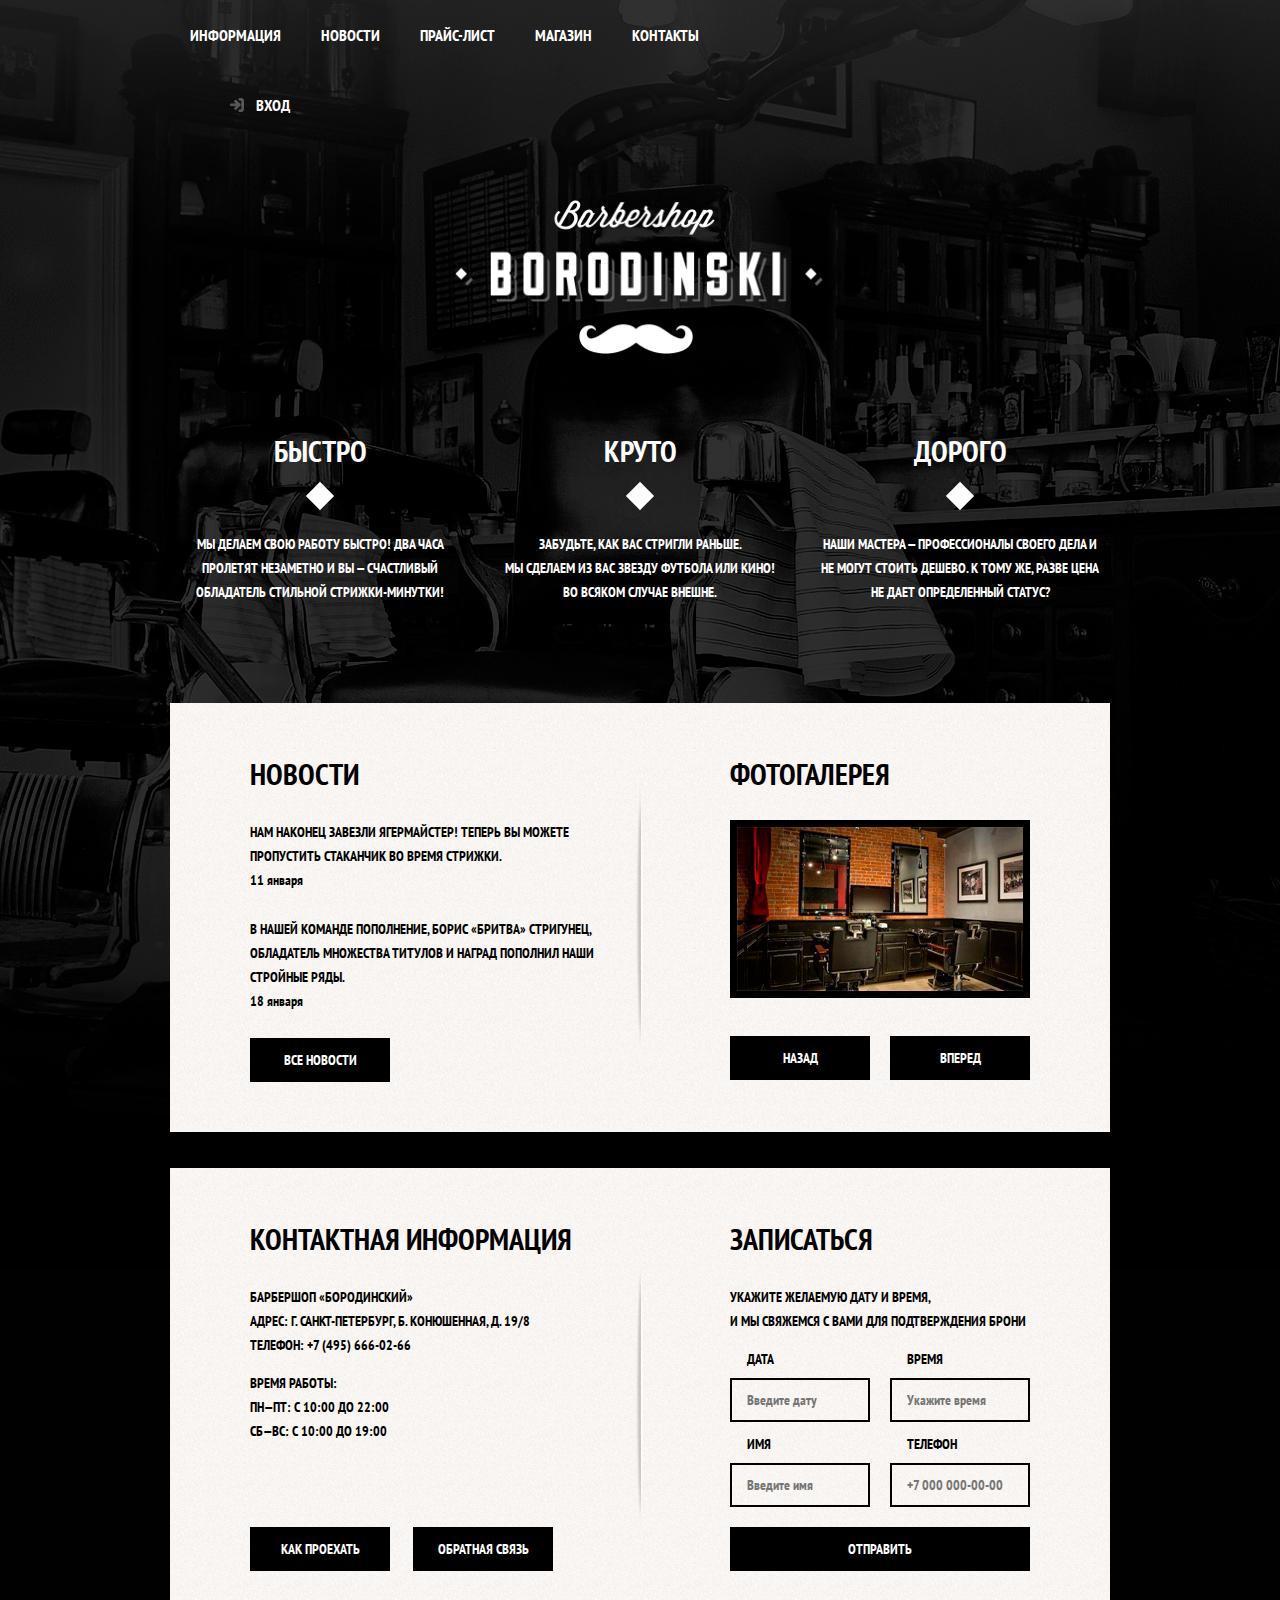
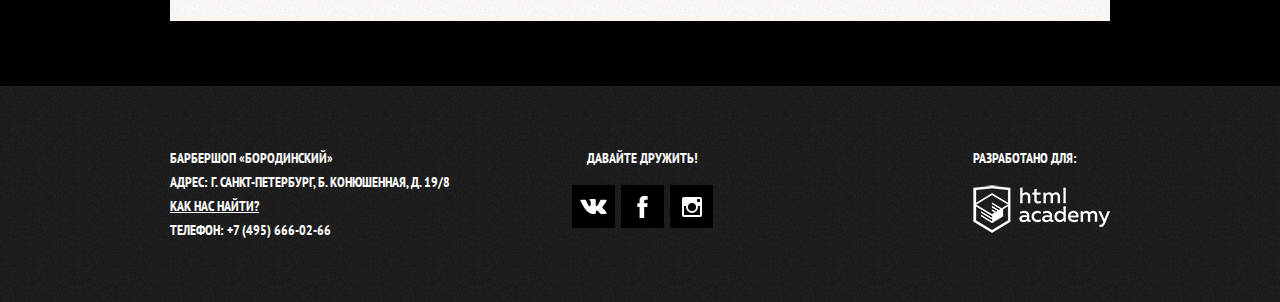
<file: Barbershop/index.html>
<!DOCTYPE html>
<html>

	<head>
		<meta charset="UTF-8">
		<title>Барбершоп «Бородинский»</title>
		<link href="https://fonts.googleapis.com/css?family=PT+Sans+Narrow:400,700&display=swap&subset=cyrillic" rel="stylesheet">
		<link href="css/normalize.min.css" rel="stylesheet">
		<link href="css/style.css" rel="stylesheet">
	</head>

	<body>
		<header class="main-header">
			<nav class="main-navigation">
				<a class="main-header-logo">
					<img src="img/index-logo.png" width="368" height="153" alt="Логотип барбершопа «Бородинский»">
				</a>
				<div class="main-navigation-wrapper">
					<div class="container">
						<ul class="site-navigation">
							<li><a href="info.html">Информация</a></li>
							<li><a href="news.html">Новости</a></li>
							<li><a href="price.html">Прайс-лист</a></li>
							<li><a href="catalog.html">Магазин</a></li>
							<li><a href="contacts.html">Контакты</a></li>
						</ul>
						<ul class="user-navigation">
							<li><a class="login-link" href="login.html">Вход</a></li>
						</ul>
					</div>
				</div>

			</nav>
		</header>

		<main class="container">

			<h1 class="main-title visually-hidden">Барбершоп «Бородинский»</h1>
			<section class="features">
				<h2 class="visually-hidden">Преимущества</h2>
				<ul class="features-list">
					<li class="feature-item">
						<h3>Быстро</h3>
						<p>Мы делаем свою работу быстро! Два часа<br> пролетят незаметно и вы — счастливый<br> обладатель стильной стрижки-минутки!</p>
					</li>
					<li class="feature-item">
						<h3>Круто</h3>
						<p>Забудьте, как вас стригли раньше.<br> Мы сделаем из вас звезду футбола или кино!<br> Во всяком случае внешне.</p>
					</li>
					<li class="feature-item">
						<h3>Дорого</h3>
						<p>Наши мастера — профессионалы своего дела и<br> не могут стоить дешево. К тому же, разве цена<br> не дает определенный статус?</p>
					</li>
				</ul>
			</section>

			<div class="index-columns">
				<section class="news">
					<h2>Новости</h2>
					<ul class="news-list">
						<li class="news-item">
							<p>Нам наконец завезли Ягермайстер! Теперь вы можете пропустить стаканчик во время стрижки.</p>
							<time datetime="2016-01-11">11 января</time>					</li>
						<li class="news-item">
							<p>В нашей команде пополнение, Борис «Бритва» Стригунец, обладатель множества титулов и наград пополнил наши стройные ряды.</p>
							<time datetime="2016-01-18">18 января</time>
						</li>
					</ul>
					<button class="button" href="news.html">Все новости</button>
				</section>
				<section class="gallery">
					<h2>Фотогалерея</h2>
					<div class="gallery-container">
						<figure class="gallery-content">
							<a href="#"><img src="img/studio.jpg" width="286" height="164" alt="Интерьер"></a>
						</figure>
						<button class="button gallery-button gallery-button-back" type="button">Назад</button>
						<button class="button gallery-button gallery-button-next" type="button">Вперед</button>
					</div>
				</section>
			</div>

			<div class="index-columns">
				<section class="contacts">
					<h2>Контактная информация</h2>
					<p>
						Барбершоп «Бородинский»<br>
						Адрес: г. Санкт-Петербург, Б. Конюшенная, Д. 19/8<br>
						Телефон: +7 (495) 666-02-66
					</p>
					<p>
						Время работы:<br> 
						пн—пт: с 10:00 до 22:00<br>
						сб—вс: с 10:00 до 19:00
					</p>
					<div class="contacts-buttons-container">
						<a class="button contacts-button-map" href="map.html">Как проехать</a>
						<a class="button contacts-button-connection" href="contacts.html">Обратная связь</a>
					</div>
					
				</section>
				<section class="appointment">
					<h2>Записаться</h2>
					<p class="appointment-info">
						Укажите желаемую дату и время,<br>
						и мы свяжемся с вами для подтверждения брони
					</p>
					<form class="appointment-form" action="https://echo.htmlacademy.ru" method="post">
						<p class="appointment-item">
							<label for="appointment-date">Дата</label>
							<input id="appointment-date" type="text" name="date" value="" placeholder="Введите дату">
						</p>
						<p class="appointment-item">
							<label for="appointment-time">Время</label>
							<input id="appointment-time" type="text" name="time" value="" placeholder="Укажите время">
						</p>
						<p class="appointment-item">
							<label for="appointment-name">Имя</label>
							<input id="appointment-name" type="text" name="name" value="" placeholder="Введите имя">
						</p>
						<p class="appointment-item">
							<label for="appointment-phone">Телефон</label>
							<input id="appointment-phone" type="tel" name="phone" value="" placeholder="+7 000 000-00-00">
						</p>
						<button class="button" type="submit">Отправить</button>
					</form>
				</section>
			</div>
		</main>

		<footer class="main-footer">
			<div class="container">
				<p class="footer-contacts">
					Барбершоп «Бородинский»<br>
					Адрес: г. Санкт-Петербург, Б. Конюшенная, Д. 19/8<br>
					<a href="map.html">Как нас найти?</a><br>
					Телефон: +7 (495) 666-02-66
				</p>
				<div class="footer-social">
					<b>Давайте дружить!</b>
					<ul>
						<li><a class="social-button" href="#"><span class="visually-hidden">Вконтакте</span>
							<svg xmlns="http://www.w3.org/2000/svg" width="27" height="15" viewBox="0 0 26.14 14.91">
								<path d="M26 13.47l-.09-.17a13.55 13.55 0 0 0-2.6-3q-.87-.83-1.1-1.12A1 1 0 0 1 22 8a10.27 10.27 0 0 1 1.22-1.78l.88-1.16q2.35-3.13 2-4L26 .94a.8.8 0 0 0-.4-.22 2.14 2.14 0 0 0-.87 0h-3.92a.51.51 0 0 0-.27 0h-.3a.6.6 0 0 0-.15.14.93.93 0 0 0-.14.24 22.22 22.22 0 0 1-1.46 3.06q-.5.84-.93 1.46a7 7 0 0 1-.71.91 4.94 4.94 0 0 1-.52.47q-.23.18-.35.15l-.23-.05a.9.9 0 0 1-.31-.33 1.49 1.49 0 0 1-.16-.53V1.6a3.14 3.14 0 0 0 0-.62 2.12 2.12 0 0 0-.14-.44.73.73 0 0 0-.28-.33 1.57 1.57 0 0 0-.46-.18A9 9 0 0 0 12.57 0a8.93 8.93 0 0 0-3.25.33 1.83 1.83 0 0 0-.52.41q-.25.3-.07.33a1.67 1.67 0 0 1 1.16.59l.08.16a2.6 2.6 0 0 1 .19.63 6.32 6.32 0 0 1 .12 1 10.59 10.59 0 0 1 0 1.7q-.07.71-.13 1.1a2.21 2.21 0 0 1-.18.64 2.69 2.69 0 0 1-.16.3l-.07.07a1 1 0 0 1-.37.07.86.86 0 0 1-.46-.19 3.27 3.27 0 0 1-.56-.52 7 7 0 0 1-.66-.93q-.37-.6-.76-1.42l-.22-.39q-.2-.38-.56-1.11t-.62-1.43A.9.9 0 0 0 5.2.9h-.07a.93.93 0 0 0-.22-.16A1.44 1.44 0 0 0 4.6.65L.87.68A1 1 0 0 0 .1.94L0 1a.44.44 0 0 0 0 .22 1.08 1.08 0 0 0 .08.37Q.9 3.53 1.86 5.31t1.66 2.87Q4.23 9.27 5 10.24t1 1.24l.37.41.34.33a8.06 8.06 0 0 0 1 .78 16.34 16.34 0 0 0 1.4.9 7.6 7.6 0 0 0 1.79.72 6.19 6.19 0 0 0 2 .22h1.57a1.08 1.08 0 0 0 .72-.3l.05-.07a.9.9 0 0 0 .1-.25 1.38 1.38 0 0 0 0-.37 4.48 4.48 0 0 1 .09-1.05 2.77 2.77 0 0 1 .23-.71 1.74 1.74 0 0 1 .29-.4 1.19 1.19 0 0 1 .23-.2h.11a.86.86 0 0 1 .77.21 4.52 4.52 0 0 1 .83.79q.39.47.93 1.05a6.41 6.41 0 0 0 1 .87l.27.16a3.31 3.31 0 0 0 .71.3 1.53 1.53 0 0 0 .76.07l3.48-.05a1.58 1.58 0 0 0 .8-.17.68.68 0 0 0 .34-.37 1.06 1.06 0 0 0 0-.46 1.71 1.71 0 0 0-.1-.36z" fill="#fff"></path>
							</svg></a>
						</li>
						<li><a class="social-button" href="#"><span class="visually-hidden">Фейсбук</span>
							<svg xmlns="http://www.w3.org/2000/svg" width="19" height="22" viewBox="0 0 10.15 21.74">
								<path d="M3.34 1.12A4.77 4.77 0 0 1 6.53 0h3.61v3.81H7.81a1.07 1.07 0 0 0-1.09.83v2.55h3.42c-.08 1.23-.24 2.45-.41 3.67h-3v10.87H2.21V10.86H0V7.21h2.19V3.66a3.83 3.83 0 0 1 1.15-2.54z" fill="#fff"></path>
							</svg></a>
						</li>
						<li><a class="social-button" href="#"><span class="visually-hidden">Инстаграм</span>
							<svg xmlns="http://www.w3.org/2000/svg" width="20" height="20" viewBox="0 0 20 20">
								<path d="M18 0H2a2 2 0 0 0-2 2v16a2 2 0 0 0 2 2h16a2 2 0 0 0 2-2V2a2 2 0 0 0-2-2zm-8 6a4 4 0 1 1-4 4 4 4 0 0 1 4-4zM2.5 18a.47.47 0 0 1-.5-.5V9h2.1a3.4 3.4 0 0 0-.1 1 6 6 0 1 0 12 0 3.4 3.4 0 0 0-.1-1H18v8.5a.47.47 0 0 1-.5.5zM18 4.5a.47.47 0 0 1-.5.5h-2a.47.47 0 0 1-.5-.5v-2a.47.47 0 0 1 .5-.5h2a.47.47 0 0 1 .5.5z" fill="#fff"></path>
							</svg></a>
						</li>
					</ul>
				</div>
				<p class="footer-copyright">
					<b>Разработано для:</b>
					<a class="html-academy-logo" href="https://vk.com/alexburenin"><span class="visually-hidden">HTML Academy</a>
				</p>
			</div>
			
		</footer>

		<section class="modal modal-login">
			<h2>Личный кабинет</h2>
			<p class="modal-description">Введите пожалуйста свой логин и пароль</p>
			<form class="login-form" action="https://echo.htmlacademy.ru" method="post">
				<p>
					<label class="visually-hidden" for="user-login">Логин</label>
					<input class="login-icon-user" id="user-login" type="text" name="login" placeholder="Логин">
				</p>
				<p>
					<label class="visually-hidden" for="user-password">Пароль</label>
					<input class="login-icon-password" id="user-password" type="password" name="password" placeholder="Пароль">
				</p>
				<p class="login-password-info">
					<label class="login-checkbox">
						<input type="checkbox" name="remember" class="visually-hidden">
						<span class="checkbox-indicator"></span>
						Запомните меня
					</label>
					<a class="restore" href="#">Я забыл пароль</a>
				</p>
				<button class="button" type="submit">Войти</button>
			</form>
			<button class="modal-close" type="button">Закрыть</button>
		</section>
		
		<section class="modal modal-map">
			<h2 class="visually-hidden">Как до нас добраться</h2>
			<iframe src="https://yandex.ru/map-widget/v1/-/CGHPa0yv" width="766" height="560" frameborder="0"></iframe>
			<p>
				<img src="img/map.jpg" width="766" height="560" alt="Офис компании по адресу ул. Большая Конюшенная 19/8, Санкт-Петербург">
			</p>
			
			<button class="modal-close" type="button">Закрыть</button>
		</section>
		<script src="js/popup.js"></script>
		<script src="js/map.js"></script>
	</body>
</html>
</file>
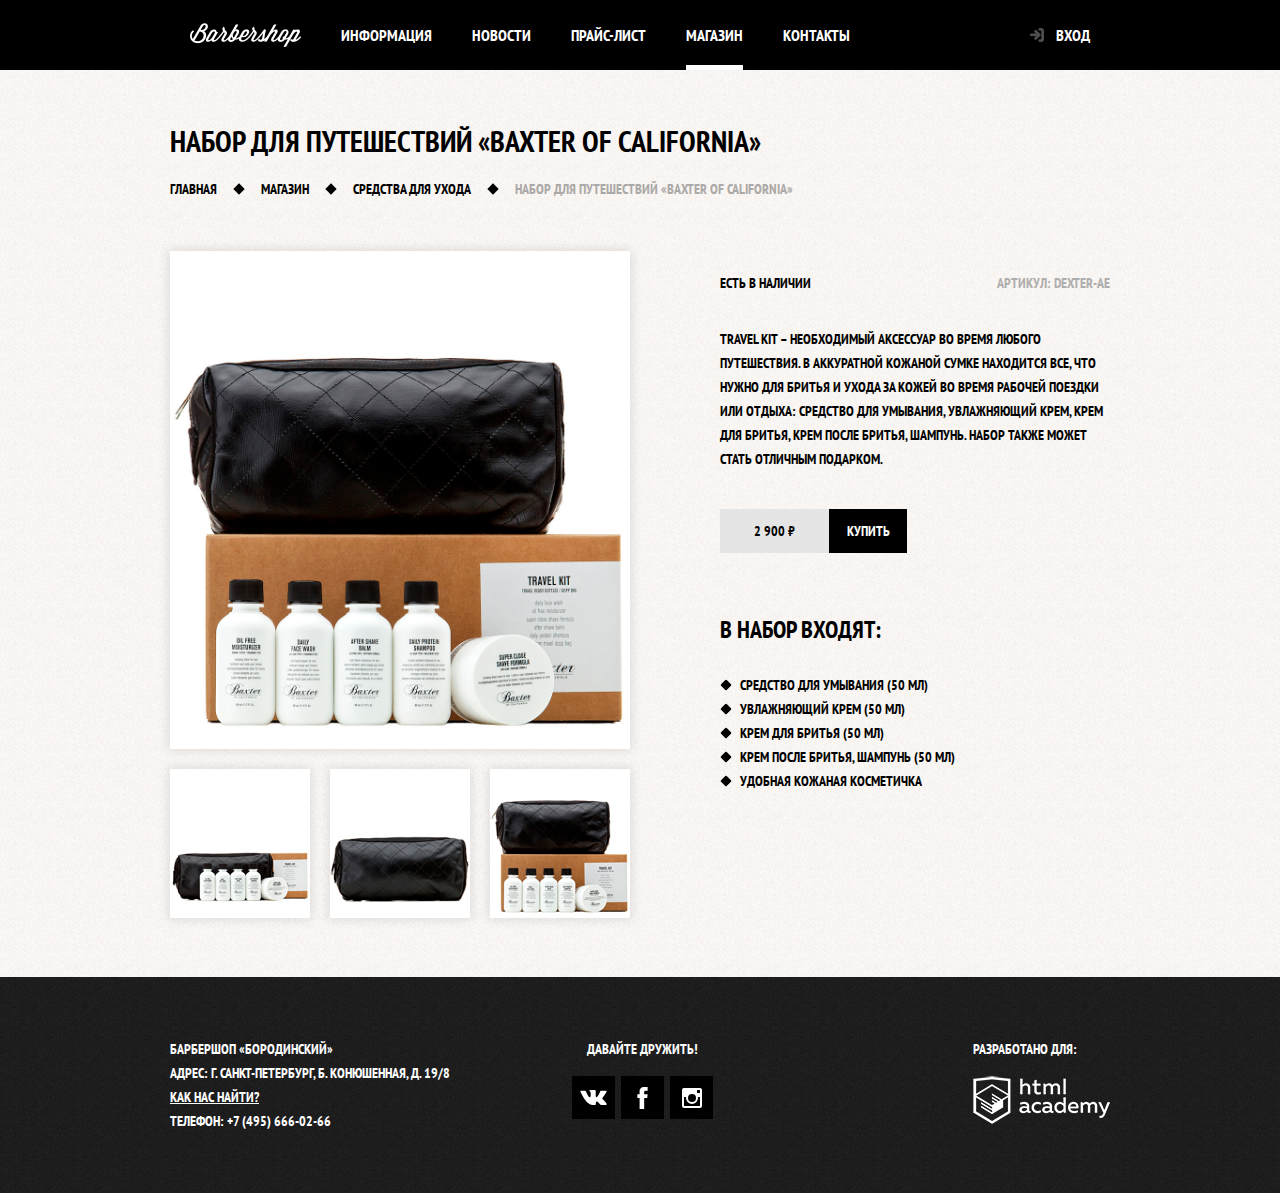
<file: Barbershop/catalog-item.html>
<!DOCTYPE html>
<html>

	<head>
		<meta charset="UTF-8">
		<title>Барбершоп «Бородинский»</title>
		<link href="https://fonts.googleapis.com/css?family=PT+Sans+Narrow:400,700&display=swap&subset=cyrillic" rel="stylesheet">
		<link href="css/normalize.min.css" rel="stylesheet">
		<link href="css/style.css" rel="stylesheet">
	</head>

	<body class="inner-page">
		<header class="main-header">
			<nav class="main-navigation container">
				<a class="main-header-logo" href="index.html">
					<img src="img/logo.svg" width="111" height="24" alt="Логотип барбершопа «Бородинский»">
				</a>

				<ul class="site-navigation">
					<li><a href="info.html">Информация</a></li>
					<li><a href="news.html">Новости</a></li>
					<li><a href="price.html">Прайс-лист</a></li>
					<li class="site-navigation-current"><a href="catalog.html">Магазин</a></li>
					<li><a href="contacts.html">Контакты</a></li>
				</ul>

				<ul class="user-navigation">
					<li><a class="login-link" href="login.html">Вход</a></li>
				</ul>
				
			</nav>
		</header>
		<main class="container">
			<h1 class="page-title">
				Набор для путешествий «Baxter of California»
			</h1>
			<ul class="breadcrumbs">
				<li class="breadcrumbs-link"><a href="index.html">Главная</a></li>
				<li class="breadcrumbs-link"><a href="catalog.html">Магазин</a></li>
				<li class="breadcrumbs-link"><a href="catalog.html">Средства для ухода</a></li>
				<li class="breadcrumbs-current">Набор для путешествий «Baxter of California»</li>
			</ul>
			<div class="catalog-columns">
				<section class="product-photos">
					<h2 class="visually-hidden">Изображения товара</h2>
					<p class="product-photo-full">
						<img src="img/product-big.jpg" width="460" height="498" alt="Фото всего набора">
					</p>
					<ul class="product-photo-preview">
						<li><img src="img/product-small-1.jpg" width="140" height="149" alt="Фото в анфас"></li>
						<li><img src="img/product-small-2.jpg" width="140" height="149" alt="Фото в профиль"></li>
						<li><img src="img/product-small-3.jpg" width="140" height="149" alt="Фото отдельной части"></li>
					</ul>
				</section>
				<section class="product-info">
					<h2 class="visually-hidden">Описание товара</h2>
					<div class="item-status">
						<p class="product-availability">Есть в наличии</p>
						<p class="product-article">Артикул: dexter-ae</p>
					</div>
					<p class="item-description">
						Travel Kit – необходимый аксессуар во время любого путешествия. В аккуратной кожаной сумке находится все, что нужно для бритья и ухода за кожей во время рабочей поездки или отдыха: средство для умывания, увлажняющий крем, крем для бритья, крем после бритья, шампунь. Набор также может стать отличным подарком.
					</p>
					<p class="product-price">
						<b>2 900 ₽</b>
						<a class="button" href="#">Купить</a>
					</p>
					<h3>В набор входят:</h3>
					<ul class="item-specs">
						<li>Средство для умывания (50 мл)</li>
						<li>Увлажняющий крем (50 мл)</li>
						<li>Крем для бритья (50 мл)</li>
						<li>Крем после бритья, шампунь (50 мл)</li>
						<li>Удобная кожаная косметичка</li>
					</ul>
				</section>
			</div>
			
		</main>
		<footer class="main-footer">
			<div class="container">
				<p class="footer-contacts">
					Барбершоп «Бородинский»<br>
					Адрес: г. Санкт-Петербург, Б. Конюшенная, Д. 19/8<br>
					<a href="map.html">Как нас найти?</a><br>
					Телефон: +7 (495) 666-02-66
				</p>
				<div class="footer-social">
					<b>Давайте дружить!</b>
					<ul>
						<li><a class="social-button" href="#"><span class="visually-hidden">Вконтакте</span>
							<svg xmlns="http://www.w3.org/2000/svg" width="27" height="15" viewBox="0 0 26.14 14.91">
								<path d="M26 13.47l-.09-.17a13.55 13.55 0 0 0-2.6-3q-.87-.83-1.1-1.12A1 1 0 0 1 22 8a10.27 10.27 0 0 1 1.22-1.78l.88-1.16q2.35-3.13 2-4L26 .94a.8.8 0 0 0-.4-.22 2.14 2.14 0 0 0-.87 0h-3.92a.51.51 0 0 0-.27 0h-.3a.6.6 0 0 0-.15.14.93.93 0 0 0-.14.24 22.22 22.22 0 0 1-1.46 3.06q-.5.84-.93 1.46a7 7 0 0 1-.71.91 4.94 4.94 0 0 1-.52.47q-.23.18-.35.15l-.23-.05a.9.9 0 0 1-.31-.33 1.49 1.49 0 0 1-.16-.53V1.6a3.14 3.14 0 0 0 0-.62 2.12 2.12 0 0 0-.14-.44.73.73 0 0 0-.28-.33 1.57 1.57 0 0 0-.46-.18A9 9 0 0 0 12.57 0a8.93 8.93 0 0 0-3.25.33 1.83 1.83 0 0 0-.52.41q-.25.3-.07.33a1.67 1.67 0 0 1 1.16.59l.08.16a2.6 2.6 0 0 1 .19.63 6.32 6.32 0 0 1 .12 1 10.59 10.59 0 0 1 0 1.7q-.07.71-.13 1.1a2.21 2.21 0 0 1-.18.64 2.69 2.69 0 0 1-.16.3l-.07.07a1 1 0 0 1-.37.07.86.86 0 0 1-.46-.19 3.27 3.27 0 0 1-.56-.52 7 7 0 0 1-.66-.93q-.37-.6-.76-1.42l-.22-.39q-.2-.38-.56-1.11t-.62-1.43A.9.9 0 0 0 5.2.9h-.07a.93.93 0 0 0-.22-.16A1.44 1.44 0 0 0 4.6.65L.87.68A1 1 0 0 0 .1.94L0 1a.44.44 0 0 0 0 .22 1.08 1.08 0 0 0 .08.37Q.9 3.53 1.86 5.31t1.66 2.87Q4.23 9.27 5 10.24t1 1.24l.37.41.34.33a8.06 8.06 0 0 0 1 .78 16.34 16.34 0 0 0 1.4.9 7.6 7.6 0 0 0 1.79.72 6.19 6.19 0 0 0 2 .22h1.57a1.08 1.08 0 0 0 .72-.3l.05-.07a.9.9 0 0 0 .1-.25 1.38 1.38 0 0 0 0-.37 4.48 4.48 0 0 1 .09-1.05 2.77 2.77 0 0 1 .23-.71 1.74 1.74 0 0 1 .29-.4 1.19 1.19 0 0 1 .23-.2h.11a.86.86 0 0 1 .77.21 4.52 4.52 0 0 1 .83.79q.39.47.93 1.05a6.41 6.41 0 0 0 1 .87l.27.16a3.31 3.31 0 0 0 .71.3 1.53 1.53 0 0 0 .76.07l3.48-.05a1.58 1.58 0 0 0 .8-.17.68.68 0 0 0 .34-.37 1.06 1.06 0 0 0 0-.46 1.71 1.71 0 0 0-.1-.36z" fill="#fff"></path>
							</svg></a>
						</li>
						<li><a class="social-button" href="#"><span class="visually-hidden">Фейсбук</span>
							<svg xmlns="http://www.w3.org/2000/svg" width="19" height="22" viewBox="0 0 10.15 21.74">
								<path d="M3.34 1.12A4.77 4.77 0 0 1 6.53 0h3.61v3.81H7.81a1.07 1.07 0 0 0-1.09.83v2.55h3.42c-.08 1.23-.24 2.45-.41 3.67h-3v10.87H2.21V10.86H0V7.21h2.19V3.66a3.83 3.83 0 0 1 1.15-2.54z" fill="#fff"></path>
							</svg></a>
						</li>
						<li><a class="social-button" href="#"><span class="visually-hidden">Инстаграм</span>
							<svg xmlns="http://www.w3.org/2000/svg" width="20" height="20" viewBox="0 0 20 20">
								<path d="M18 0H2a2 2 0 0 0-2 2v16a2 2 0 0 0 2 2h16a2 2 0 0 0 2-2V2a2 2 0 0 0-2-2zm-8 6a4 4 0 1 1-4 4 4 4 0 0 1 4-4zM2.5 18a.47.47 0 0 1-.5-.5V9h2.1a3.4 3.4 0 0 0-.1 1 6 6 0 1 0 12 0 3.4 3.4 0 0 0-.1-1H18v8.5a.47.47 0 0 1-.5.5zM18 4.5a.47.47 0 0 1-.5.5h-2a.47.47 0 0 1-.5-.5v-2a.47.47 0 0 1 .5-.5h2a.47.47 0 0 1 .5.5z" fill="#fff"></path>
							</svg></a>
						</li>
					</ul>
				</div>
				<p class="footer-copyright">
					<b>Разработано для:</b>
					<a class="html-academy-logo" href="https://vk.com/alexburenin"><span class="visually-hidden">HTML Academy</a>
				</p>
			</div>
			
		</footer>

		<section class="modal modal-login">
			<h2>Личный кабинет</h2>
			<p class="modal-description">Введите пожалуйста свой логин и пароль</p>
			<form class="login-form" action="https://echo.htmlacademy.ru" method="post">
				<p>
					<label class="visually-hidden" for="user-login">Логин</label>
					<input class="login-icon-user" id="user-login" type="text" name="login" placeholder="Логин">
				</p>
				<p>
					<label class="visually-hidden" for="user-password">Пароль</label>
					<input class="login-icon-password" id="user-password" type="password" name="password" placeholder="Пароль">
				</p>
				<p class="login-password-info">
					<label class="login-checkbox">
						<input type="checkbox" name="remember" class="visually-hidden">
						<span class="checkbox-indicator"></span>
						Запомните меня
					</label>
					<a class="restore" href="#">Я забыл пароль</a>
				</p>
				<button class="button" type="submit">Войти</button>
			</form>
			<button class="modal-close" type="button">Закрыть</button>
		</section>
		<script src="js/popup.js"></script>
	</body>
</html>
</file>
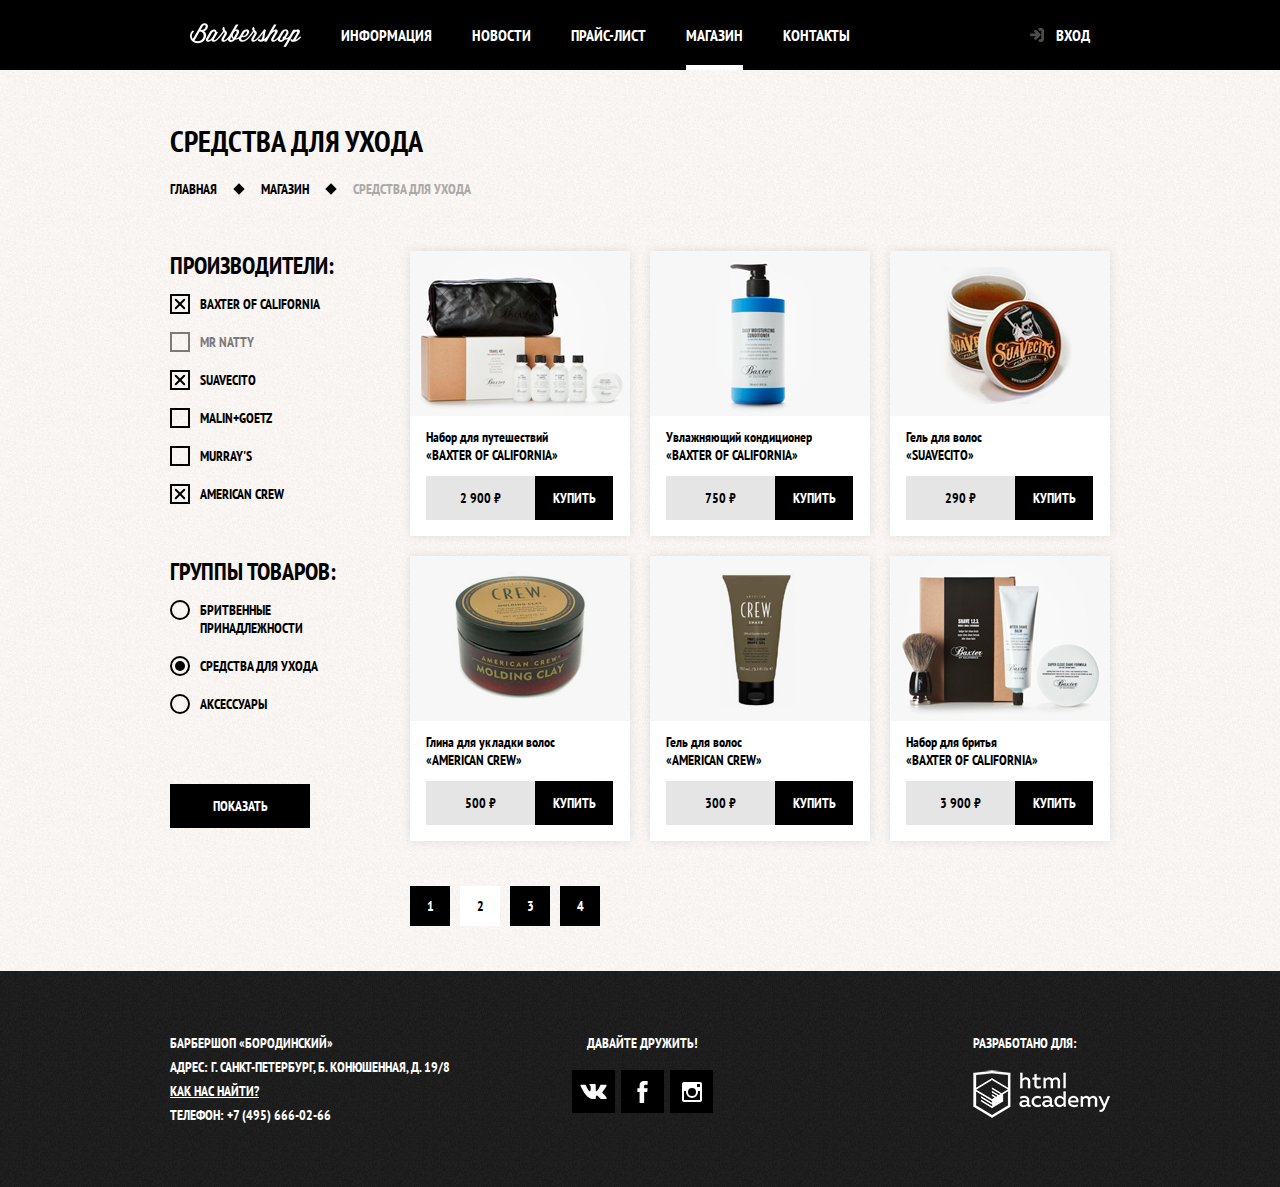
<file: Barbershop/catalog.html>
<!DOCTYPE html>
<html>

	<head>
		<meta charset="UTF-8">
		<title>Барбершоп «Бородинский»</title>
		<link href="https://fonts.googleapis.com/css?family=PT+Sans+Narrow:400,700&display=swap&subset=cyrillic" rel="stylesheet">
		<link href="css/normalize.min.css" rel="stylesheet">
		<link href="css/style.css" rel="stylesheet">
	</head>

	<body class="inner-page">
		<header class="main-header">
			<nav class="main-navigation container">
				<a class="main-header-logo" href="index.html">
					<img src="img/logo.svg" width="111" height="24" alt="Логотип барбершопа «Бородинский»">
				</a>

				<ul class="site-navigation">
					<li><a href="info.html">Информация</a></li>
					<li><a href="news.html">Новости</a></li>
					<li><a href="price.html">Прайс-лист</a></li>
					<li class="site-navigation-current"><a href="catalog.html">Магазин</a></li>
					<li><a href="contacts.html">Контакты</a></li>
				</ul>

				<ul class="user-navigation">
					<li><a class="login-link" href="login.html">Вход</a></li>
				</ul>
				
			</nav>
		</header>

		<main class="container">
			<h1 class="page-title">Средства для ухода</h1>
			<ul class="breadcrumbs">
				<li class="breadcrumbs-link"><a href="index.html">Главная</a></li>
				<li class="breadcrumbs-link"><a href="catalog.html">Магазин</a></li>
				<li class="breadcrumbs-current">Средства для ухода</li>
			</ul>
			<div class="catalog-columns">
				<section class="filters">
					<h2 class="visually-hidden">Фильтр товаров</h2>
					<form class="filter" action="https://echo.htmlacademy.ru" method="get">
					<fieldset>
						<legend>Производители:</legend>
						<ul class="brands">
							<li>
                                <label for="filter-baxter-of-california" class="filter-option">
                                	<input class="visually-hidden filter-input" type="checkbox" name="baxter-of-california" id="filter-baxter-of-california" checked><span class="checkbox-indicator"></span>
                                	Baxter of California
                            	</label>
                            </li>
							<li>
								<label for="filter-mr-natty" class="filter-option">
									<input class="visually-hidden filter-input" type="checkbox" name="mr-natty" id="filter-mr-natty" disabled><span class="checkbox-indicator"></span>
									<span class="disabled-label">Mr Natty</span>
								</label>
                            </li>
							<li>
								<label for="filter-suavecito"  class="filter-option">
									<input class="visually-hidden filter-input" type="checkbox" name="suavecito" id="filter-suavecito" checked><span class="checkbox-indicator"></span>
									Suavecito
								</label>
                            </li>
							<li>
								 <label for="filter-malin-goetz" class="filter-option">
								 	<input class="visually-hidden filter-input" type="checkbox" name="malin-goetz" id="filter-malin-goetz"><span class="checkbox-indicator"></span>
								 	Malin+Goetz
								 </label>
                            </li>
							<li>
								<label for="filter-murrays" class="filter-option">
									<input class="visually-hidden filter-input" type="checkbox" name="murrays" id="filter-murrays"><span class="checkbox-indicator"></span>
									Murray's
								</label>
                            </li>
							<li>
								<label for="filter-american-crew" class="filter-option">
									<input class="visually-hidden filter-input" type="checkbox" name="american-crew" id="filter-american-crew" checked><span class="checkbox-indicator"></span>
									American Crew
								</label>
                            </li>
						</ul>
					</fieldset>
					<fieldset>
						<legend>Группы товаров:</legend>
                        <ul class="item-groups">
                            <li>
                            	<label for="filter-shave" class="filter-option">
                            		<input class="visually-hidden filter-input filter-input-radio" type="radio" name="product-group" value="shaving" id="filter-shave"><span class="radio-indicator"></span>
                            		Бритвенные принадлежности
                            	</label>
                            </li>
                            <li>
                            	<label for="filter-care" class="filter-option">
                            		<input class="visually-hidden filter-input filter-input-radio" type="radio" name="product-group" value="hair-care" id="filter-care" checked><span class="radio-indicator"></span>
                            		Средства для ухода
                            	</label>
                                
                            </li>
                            <li>
                            	<label for="filter-accessories" class="filter-option">
                            		<input class="visually-hidden filter-input filter-input-radio" type="radio" name="product-group" value="accessories" id="filter-accessories"><span class="radio-indicator"></span>
                            		Аксессуары
                            	</label>
                            </li>
                        </ul>
					</fieldset>
                    <button class="filter-button button" type="submit">Показать</button>
					</form>
				</section>
				<section class="catalog">
					<h2 class="visually-hidden">Список средств для ухода</h2>
					<ul class="catalog-list">
						<li class="catalog-item">
	                        <a href="catalog-item.html" class="item-title">
							    <h3>
									<span class="catalog-category">Набор для путешествий</span>
									<span class="catalog-item-title">«Baxter of California»</span>
							    </h3>
							    <p class="catalog-item-image">
									<img src="img/product-1.jpg" width="220" height="165" alt="Набор для путешествий «Baxter of California»">
							    </p>
	                        </a>
							<p class="catalog-item-price">
								<b>2 900 ₽</b>
								<a class="button" href="#">Купить</a>
							</p>
						</li>
						<li class="catalog-item">
	                        <a href="catalog-item.html" class="item-title">
							    <h3>
								    <span class="catalog-category">Увлажняющий кондиционер</span>
								    <span class="catalog-item-title">«Baxter of California»</span>
							    </h3>
							    <p class="catalog-item-image">
									<img src="img/product-2.jpg" width="220" height="165" alt="Увлажняющий кондиционер «Baxter of California»">
							    </p>
	                        </a>
							<p class="catalog-item-price">
								<b>750 ₽</b>
								<a class="button" href="#">Купить</a>
							</p>
						</li>
						<li class="catalog-item">
	                        <a href="catalog-item.html" class="item-title">
							    <h3>
									<span class="catalog-category">Гель для волос</span>
									<span class="catalog-item-title">«SUAVECITO»</span>
	                            </h3>
	                            <p class="catalog-item-image">
	                                <img src="img/product-3.jpg" width="220" height="165" alt="Гель для волос «SUAVECITO»">
	                            </p>
							</a>
							<p class="catalog-item-price">
								<b>290 ₽</b>
								<a class="button" href="#">Купить</a>
							</p>
						</li>
						<li class="catalog-item">
	                        <a href="catalog-item.html" class="item-title">
							    <h3>
									<span class="catalog-category">Глина для укладки волос</span>
									<span class="catalog-item-title">«AMERICAN CREW»</span>
							    </h3>
							    <p class="catalog-item-image">
									<img src="img/product-4.jpg" width="220" height="165" alt="Глина для укладки волос «AMERICAN CREW»">
							    </p>
	                        </a>
							<p class="catalog-item-price">
								<b>500 ₽</b>
								<a class="button" href="#">Купить</a>
							</p>
						</li>
						<li class="catalog-item">
	                        <a href="catalog-item.html" class="item-title">
							    <h3>
									<span class="catalog-category">Гель для волос</span>
									<span class="catalog-item-title">«AMERICAN CREW»</span>
	                            </h3>
							    <p class="catalog-item-image">
									<img src="img/product-5.jpg" width="220" height="165" alt="Гель для волос «AMERICAN CREW»">
							    </p>
	                        </a>
							<p class="catalog-item-price">
								<b>300 ₽</b>
								<a class="button" href="#">Купить</a>
							</p>
						</li>
						<li class="catalog-item">
	                        <a href="catalog-item.html" class="item-title">
							    <h3>
									<span class="catalog-category">Набор для бритья</span>
									<span class="catalog-item-title">«Baxter of California»</span>
							    </h3>
							    <p class="catalog-item-image">
									<img src="img/product-6.jpg" width="220" height="165" alt="Набор для бритья «Baxter of California»">
							    </p>
	                        </a>
							<p class="catalog-item-price">
								<b>3 900 ₽</b>
								<a class="button" href="#">Купить</a>
							</p>
						</li>
					</ul>
					<ul class="pagination-list">
						<li class="pagination-item"><a href="#">1</a></li>
						<li class="pagination-item pagination-item-current"><a>2</a></li>
						<li class="pagination-item"><a href="#">3</a></li>
						<li class="pagination-item"><a href="#">4</a></li>
					</ul>
				</section>
			</div>

			
		</main>

		<footer class="main-footer">
			<div class="container">
				<p class="footer-contacts">
					Барбершоп «Бородинский»<br>
					Адрес: г. Санкт-Петербург, Б. Конюшенная, Д. 19/8<br>
					<a href="map.html">Как нас найти?</a><br>
					Телефон: +7 (495) 666-02-66
				</p>
				<div class="footer-social">
					<b>Давайте дружить!</b>
					<ul>
						<li><a class="social-button" href="#"><span class="visually-hidden">Вконтакте</span>
							<svg xmlns="http://www.w3.org/2000/svg" width="27" height="15" viewBox="0 0 26.14 14.91">
								<path d="M26 13.47l-.09-.17a13.55 13.55 0 0 0-2.6-3q-.87-.83-1.1-1.12A1 1 0 0 1 22 8a10.27 10.27 0 0 1 1.22-1.78l.88-1.16q2.35-3.13 2-4L26 .94a.8.8 0 0 0-.4-.22 2.14 2.14 0 0 0-.87 0h-3.92a.51.51 0 0 0-.27 0h-.3a.6.6 0 0 0-.15.14.93.93 0 0 0-.14.24 22.22 22.22 0 0 1-1.46 3.06q-.5.84-.93 1.46a7 7 0 0 1-.71.91 4.94 4.94 0 0 1-.52.47q-.23.18-.35.15l-.23-.05a.9.9 0 0 1-.31-.33 1.49 1.49 0 0 1-.16-.53V1.6a3.14 3.14 0 0 0 0-.62 2.12 2.12 0 0 0-.14-.44.73.73 0 0 0-.28-.33 1.57 1.57 0 0 0-.46-.18A9 9 0 0 0 12.57 0a8.93 8.93 0 0 0-3.25.33 1.83 1.83 0 0 0-.52.41q-.25.3-.07.33a1.67 1.67 0 0 1 1.16.59l.08.16a2.6 2.6 0 0 1 .19.63 6.32 6.32 0 0 1 .12 1 10.59 10.59 0 0 1 0 1.7q-.07.71-.13 1.1a2.21 2.21 0 0 1-.18.64 2.69 2.69 0 0 1-.16.3l-.07.07a1 1 0 0 1-.37.07.86.86 0 0 1-.46-.19 3.27 3.27 0 0 1-.56-.52 7 7 0 0 1-.66-.93q-.37-.6-.76-1.42l-.22-.39q-.2-.38-.56-1.11t-.62-1.43A.9.9 0 0 0 5.2.9h-.07a.93.93 0 0 0-.22-.16A1.44 1.44 0 0 0 4.6.65L.87.68A1 1 0 0 0 .1.94L0 1a.44.44 0 0 0 0 .22 1.08 1.08 0 0 0 .08.37Q.9 3.53 1.86 5.31t1.66 2.87Q4.23 9.27 5 10.24t1 1.24l.37.41.34.33a8.06 8.06 0 0 0 1 .78 16.34 16.34 0 0 0 1.4.9 7.6 7.6 0 0 0 1.79.72 6.19 6.19 0 0 0 2 .22h1.57a1.08 1.08 0 0 0 .72-.3l.05-.07a.9.9 0 0 0 .1-.25 1.38 1.38 0 0 0 0-.37 4.48 4.48 0 0 1 .09-1.05 2.77 2.77 0 0 1 .23-.71 1.74 1.74 0 0 1 .29-.4 1.19 1.19 0 0 1 .23-.2h.11a.86.86 0 0 1 .77.21 4.52 4.52 0 0 1 .83.79q.39.47.93 1.05a6.41 6.41 0 0 0 1 .87l.27.16a3.31 3.31 0 0 0 .71.3 1.53 1.53 0 0 0 .76.07l3.48-.05a1.58 1.58 0 0 0 .8-.17.68.68 0 0 0 .34-.37 1.06 1.06 0 0 0 0-.46 1.71 1.71 0 0 0-.1-.36z" fill="#fff"></path>
							</svg></a>
						</li>
						<li><a class="social-button" href="#"><span class="visually-hidden">Фейсбук</span>
							<svg xmlns="http://www.w3.org/2000/svg" width="19" height="22" viewBox="0 0 10.15 21.74">
								<path d="M3.34 1.12A4.77 4.77 0 0 1 6.53 0h3.61v3.81H7.81a1.07 1.07 0 0 0-1.09.83v2.55h3.42c-.08 1.23-.24 2.45-.41 3.67h-3v10.87H2.21V10.86H0V7.21h2.19V3.66a3.83 3.83 0 0 1 1.15-2.54z" fill="#fff"></path>
							</svg></a>
						</li>
						<li><a class="social-button" href="#"><span class="visually-hidden">Инстаграм</span>
							<svg xmlns="http://www.w3.org/2000/svg" width="20" height="20" viewBox="0 0 20 20">
								<path d="M18 0H2a2 2 0 0 0-2 2v16a2 2 0 0 0 2 2h16a2 2 0 0 0 2-2V2a2 2 0 0 0-2-2zm-8 6a4 4 0 1 1-4 4 4 4 0 0 1 4-4zM2.5 18a.47.47 0 0 1-.5-.5V9h2.1a3.4 3.4 0 0 0-.1 1 6 6 0 1 0 12 0 3.4 3.4 0 0 0-.1-1H18v8.5a.47.47 0 0 1-.5.5zM18 4.5a.47.47 0 0 1-.5.5h-2a.47.47 0 0 1-.5-.5v-2a.47.47 0 0 1 .5-.5h2a.47.47 0 0 1 .5.5z" fill="#fff"></path>
							</svg></a>
						</li>
					</ul>
				</div>
				<p class="footer-copyright">
					<b>Разработано для:</b>
					<a class="html-academy-logo" href="https://vk.com/alexburenin"><span class="visually-hidden">HTML Academy</a>
				</p>
			</div>
			
		</footer>

		<section class="modal modal-login">
			<h2>Личный кабинет</h2>
			<p class="modal-description">Введите пожалуйста свой логин и пароль</p>
			<form class="login-form" action="https://echo.htmlacademy.ru" method="post">
				<p>
					<label class="visually-hidden" for="user-login">Логин</label>
					<input class="login-icon-user" id="user-login" type="text" name="login" placeholder="Логин">
				</p>
				<p>
					<label class="visually-hidden" for="user-password">Пароль</label>
					<input class="login-icon-password" id="user-password" type="password" name="password" placeholder="Пароль">
				</p>
				<p class="login-password-info">
					<label class="login-checkbox">
						<input type="checkbox" name="remember" class="visually-hidden">
						<span class="checkbox-indicator"></span>
						Запомните меня
					</label>
					<a class="restore" href="#">Я забыл пароль</a>
				</p>
				<button class="button" type="submit">Войти</button>
			</form>
			<button class="modal-close" type="button">Закрыть</button>
		</section>
		<script src="js/popup.js"></script>
	</body>
</html>
</file>
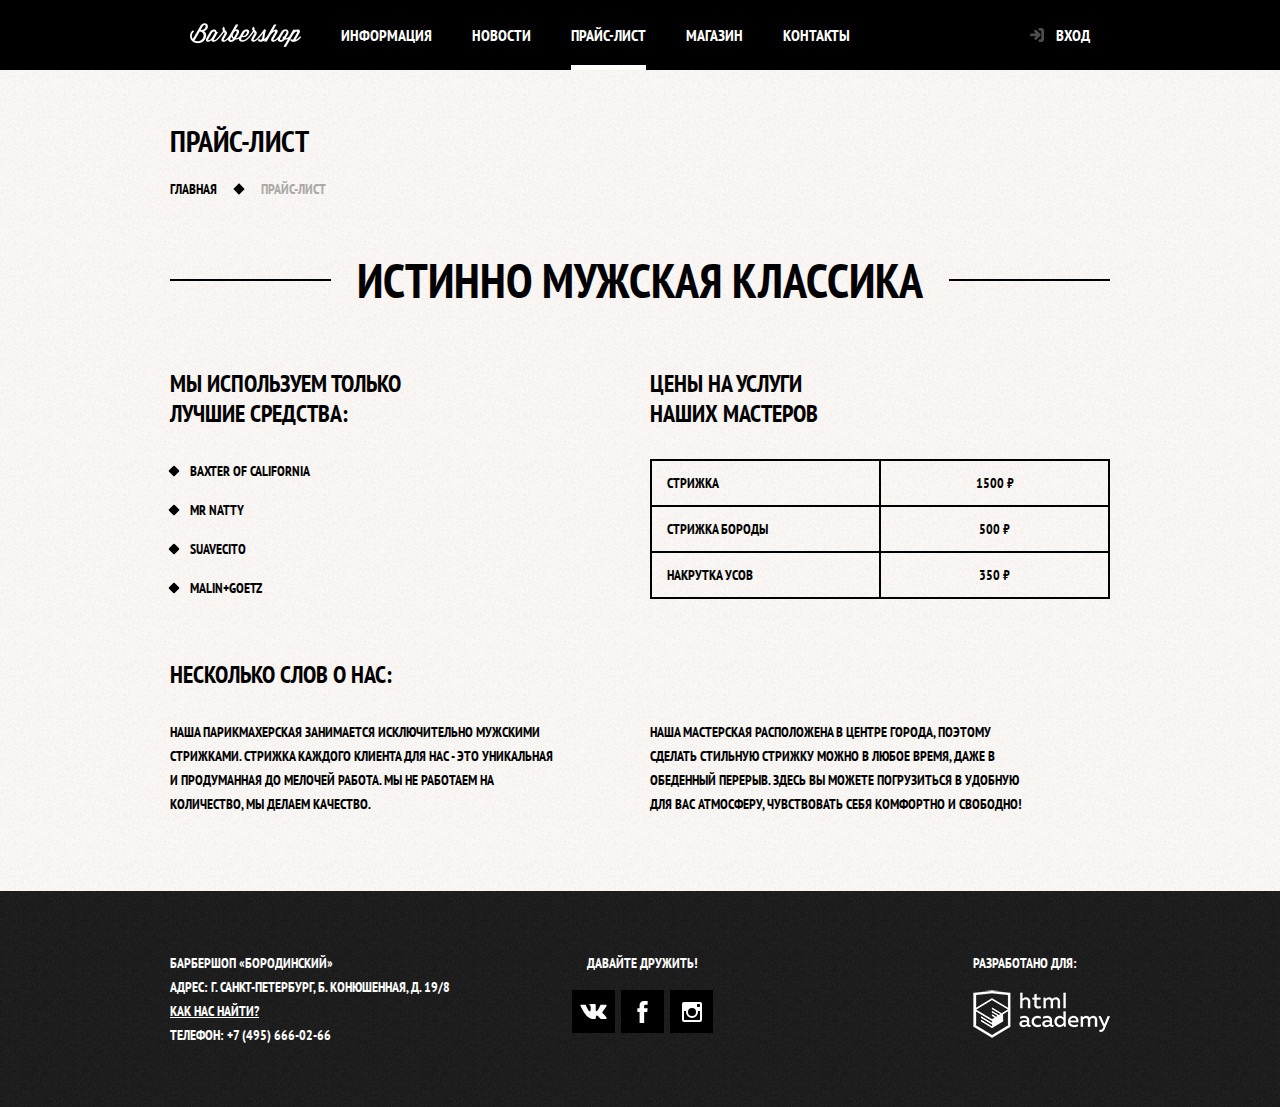
<file: Barbershop/price.html>
<!DOCTYPE html>
<html>

	<head>
		<meta charset="UTF-8">
		<title>Барбершоп «Бородинский»</title>
		<link href="https://fonts.googleapis.com/css?family=PT+Sans+Narrow:400,700&display=swap&subset=cyrillic" rel="stylesheet">
		<link href="css/normalize.min.css" rel="stylesheet">
		<link href="css/style.css" rel="stylesheet">
	</head>

	<body class="inner-page">
		<header class="main-header">
			<nav class="main-navigation container">
				<a class="main-header-logo" href="index.html">
					<img src="img/logo.svg" width="111" height="24" alt="Логотип барбершопа «Бородинский»">
				</a>

				<ul class="site-navigation">
					<li><a href="info.html">Информация</a></li>
					<li><a href="news.html">Новости</a></li>
					<li class="site-navigation-current"><a>Прайс-лист</a></li>
					<li><a href="catalog.html">Магазин</a></li>
					<li><a href="contacts.html">Контакты</a></li>
				</ul>

				<ul class="user-navigation">
					<li><a class="login-link" href="login.html">Вход</a></li>
				</ul>
				
			</nav>
		</header>

		<main class="container">
			<h1 class="page-title">Прайс-лист</h1>
			<ul class="breadcrumbs">
				<li class="breadcrumbs-link"><a href="index.html">Главная</a></li>
				<li class="breadcrumbs-current">Прайс-лист</li>
			</ul>
			<section class="inner-content">
				<h2 class="big-heading">Истинно мужская классика</h2>
				<div class="inner-columns">
					<div class="inner-column-left">
						<h2>Мы используем только<br> лучшие средства:</h2>
						<ul class="custom-list-1">
							<li>Baxter of California</li>
							<li>Mr Natty</li>
							<li>Suavecito</li>
							<li>Malin+Goetz</li>
						</ul>
					</div>
					<div class="inner-column-right">
						<h2>Цены на услуги<br> наших мастеров</h2>
						<table class="custom-table-1">
							<tr>
								<td>Стрижка</td>
								<td>1500 ₽</td>
							</tr>
							<tr>
								<td>Стрижка бороды</td>
								<td>500 ₽</td>
							</tr>
							<tr>
								<td>Накрутка усов</td>
								<td>350 ₽</td>
							</tr>
						</table>
					</div>
				</div>

				<div class="inner-columns">
					<h2>Несколько слов о нас:</h2>
					<div class="inner-column-left">
						<p class="short-text">Наша парикмахерская занимается исключительно мужскими стрижками. Стрижка каждого клиента для нас - это уникальная и продуманная до мелочей работа. Мы не работаем на количество, мы делаем качество.</p>
					</div>
					<div class="inner-column-right">
						<p class="short-text">Наша мастерская расположена в центре города, поэтому<br> сделать стильную стрижку можно в любое время, даже в обеденный перерыв. Здесь вы можете погрузиться в удобную для вас атмосферу, чувствовать себя комфортно и свободно!</p>
					</div>
				</div>

			</section>
		</main>

		<footer class="main-footer">
			<div class="container">
				<p class="footer-contacts">
					Барбершоп «Бородинский»<br>
					Адрес: г. Санкт-Петербург, Б. Конюшенная, Д. 19/8<br>
					<a href="map.html">Как нас найти?</a><br>
					Телефон: +7 (495) 666-02-66
				</p>
				<div class="footer-social">
					<b>Давайте дружить!</b>
					<ul>
						<li><a class="social-button" href="#"><span class="visually-hidden">Вконтакте</span>
							<svg xmlns="http://www.w3.org/2000/svg" width="27" height="15" viewBox="0 0 26.14 14.91">
								<path d="M26 13.47l-.09-.17a13.55 13.55 0 0 0-2.6-3q-.87-.83-1.1-1.12A1 1 0 0 1 22 8a10.27 10.27 0 0 1 1.22-1.78l.88-1.16q2.35-3.13 2-4L26 .94a.8.8 0 0 0-.4-.22 2.14 2.14 0 0 0-.87 0h-3.92a.51.51 0 0 0-.27 0h-.3a.6.6 0 0 0-.15.14.93.93 0 0 0-.14.24 22.22 22.22 0 0 1-1.46 3.06q-.5.84-.93 1.46a7 7 0 0 1-.71.91 4.94 4.94 0 0 1-.52.47q-.23.18-.35.15l-.23-.05a.9.9 0 0 1-.31-.33 1.49 1.49 0 0 1-.16-.53V1.6a3.14 3.14 0 0 0 0-.62 2.12 2.12 0 0 0-.14-.44.73.73 0 0 0-.28-.33 1.57 1.57 0 0 0-.46-.18A9 9 0 0 0 12.57 0a8.93 8.93 0 0 0-3.25.33 1.83 1.83 0 0 0-.52.41q-.25.3-.07.33a1.67 1.67 0 0 1 1.16.59l.08.16a2.6 2.6 0 0 1 .19.63 6.32 6.32 0 0 1 .12 1 10.59 10.59 0 0 1 0 1.7q-.07.71-.13 1.1a2.21 2.21 0 0 1-.18.64 2.69 2.69 0 0 1-.16.3l-.07.07a1 1 0 0 1-.37.07.86.86 0 0 1-.46-.19 3.27 3.27 0 0 1-.56-.52 7 7 0 0 1-.66-.93q-.37-.6-.76-1.42l-.22-.39q-.2-.38-.56-1.11t-.62-1.43A.9.9 0 0 0 5.2.9h-.07a.93.93 0 0 0-.22-.16A1.44 1.44 0 0 0 4.6.65L.87.68A1 1 0 0 0 .1.94L0 1a.44.44 0 0 0 0 .22 1.08 1.08 0 0 0 .08.37Q.9 3.53 1.86 5.31t1.66 2.87Q4.23 9.27 5 10.24t1 1.24l.37.41.34.33a8.06 8.06 0 0 0 1 .78 16.34 16.34 0 0 0 1.4.9 7.6 7.6 0 0 0 1.79.72 6.19 6.19 0 0 0 2 .22h1.57a1.08 1.08 0 0 0 .72-.3l.05-.07a.9.9 0 0 0 .1-.25 1.38 1.38 0 0 0 0-.37 4.48 4.48 0 0 1 .09-1.05 2.77 2.77 0 0 1 .23-.71 1.74 1.74 0 0 1 .29-.4 1.19 1.19 0 0 1 .23-.2h.11a.86.86 0 0 1 .77.21 4.52 4.52 0 0 1 .83.79q.39.47.93 1.05a6.41 6.41 0 0 0 1 .87l.27.16a3.31 3.31 0 0 0 .71.3 1.53 1.53 0 0 0 .76.07l3.48-.05a1.58 1.58 0 0 0 .8-.17.68.68 0 0 0 .34-.37 1.06 1.06 0 0 0 0-.46 1.71 1.71 0 0 0-.1-.36z" fill="#fff"></path>
							</svg></a>
						</li>
						<li><a class="social-button" href="#"><span class="visually-hidden">Фейсбук</span>
							<svg xmlns="http://www.w3.org/2000/svg" width="19" height="22" viewBox="0 0 10.15 21.74">
								<path d="M3.34 1.12A4.77 4.77 0 0 1 6.53 0h3.61v3.81H7.81a1.07 1.07 0 0 0-1.09.83v2.55h3.42c-.08 1.23-.24 2.45-.41 3.67h-3v10.87H2.21V10.86H0V7.21h2.19V3.66a3.83 3.83 0 0 1 1.15-2.54z" fill="#fff"></path>
							</svg></a>
						</li>
						<li><a class="social-button" href="#"><span class="visually-hidden">Инстаграм</span>
							<svg xmlns="http://www.w3.org/2000/svg" width="20" height="20" viewBox="0 0 20 20">
								<path d="M18 0H2a2 2 0 0 0-2 2v16a2 2 0 0 0 2 2h16a2 2 0 0 0 2-2V2a2 2 0 0 0-2-2zm-8 6a4 4 0 1 1-4 4 4 4 0 0 1 4-4zM2.5 18a.47.47 0 0 1-.5-.5V9h2.1a3.4 3.4 0 0 0-.1 1 6 6 0 1 0 12 0 3.4 3.4 0 0 0-.1-1H18v8.5a.47.47 0 0 1-.5.5zM18 4.5a.47.47 0 0 1-.5.5h-2a.47.47 0 0 1-.5-.5v-2a.47.47 0 0 1 .5-.5h2a.47.47 0 0 1 .5.5z" fill="#fff"></path>
							</svg></a>
						</li>
					</ul>
				</div>
				<p class="footer-copyright">
					<b>Разработано для:</b>
					<a class="html-academy-logo" href="https://vk.com/alexburenin"><span class="visually-hidden">HTML Academy</a>
				</p>
			</div>
			
		</footer>

		<section class="modal modal-login">
			<h2>Личный кабинет</h2>
			<p class="modal-description">Введите пожалуйста свой логин и пароль</p>
			<form class="login-form" action="https://echo.htmlacademy.ru" method="post">
				<p>
					<label class="visually-hidden" for="user-login">Логин</label>
					<input class="login-icon-user" id="user-login" type="text" name="login" placeholder="Логин">
				</p>
				<p>
					<label class="visually-hidden" for="user-password">Пароль</label>
					<input class="login-icon-password" id="user-password" type="password" name="password" placeholder="Пароль">
				</p>
				<p class="login-password-info">
					<label class="login-checkbox">
						<input type="checkbox" name="remember" class="visually-hidden">
						<span class="checkbox-indicator"></span>
						Запомните меня
					</label>
					<a class="restore" href="#">Я забыл пароль</a>
				</p>
				<button class="button" type="submit">Войти</button>
			</form>
			<button class="modal-close" type="button">Закрыть</button>
		</section>
		<script src="js/popup.js"></script>
	</body>
</html>
</file>
<file: Barbershop/css/style.css>
/*Main Page*/

body {
	margin: 0;
	padding: 0;

	font-family: "PT Sans Narrow", Arial, sans-serif;
	font-size: 14px;
	line-height: 24px;
	font-weight: 700;
	color: #ffffff;
	text-transform: uppercase;

	background-color: #000000;
	background-image: url("../img/bg.jpg");
	background-position: top center;
	background-repeat: no-repeat;
}

a {
	text-decoration: none;
}

img {
	max-width: 100%;
	height: auto;
}

.visually-hidden:not(:hover):not(:active),
input[type="checkbox"].visually-hidden,
input[type="radio"].visually-hidden {
	position: absolute;

	width: 1px;
  	height: 1px;
  	margin: -1px;
  	border: 0;
  	padding: 0;

  	white-space: nowrap;

  	clip-path: inset(100%);
  	clip: rect(0 0 0 0);
  	overflow: hidden;
}


.button {
	display: inline-block;
	margin-right: 20px;
	width: 140px;
	padding: 10px;

	font: inherit;
	text-align: center;
	color: #ffffff;
	vertical-align: middle;
	text-transform: uppercase;
	color: #ffffff;
	background-color: #000000;
	border: none;
	transition: 0.2s ease-in-out;
}

.button:hover,
.button:focus,
.button:active {
	background-color: #663d15;
}

.button.disabled,
.button:disabled {
	cursor: default;
	opacity: 0.5;
	background-color: #000000;
}

.main-navigation {
	font-size: 16px;
	line-height: 20px;
	color: #ffffff;
}

.site-navigation,
.user-navigation {
	list-style: none;
	margin: 0;
	padding: 0;
}

.site-navigation a,
.user-navigation a {
	display: block;
	padding: 25px 20px;
	color: #ffffff;
	vertical-align: middle;
	transition: 0.15s ease-in-out;
}

.site-navigation a:hover,
.site-navigation a:focus,
.user-navigation a:hover,
.user-navigation a:focus {
	background-color: #242424;
}

.site-navigation-current {
	position: relative;
}

.site-navigation-current::after {
	content: "";
	position: absolute;
	right: 20px;
	left: 20px;
	bottom: 0;
	height: 5px;
	background-color: #ffffff;
}

.site-navigation-current a:not([href]) {
	background-color: #000000;
}

.features-list {
	list-style: none;
}

.feature-item {
	text-align: center;
}

.feature-item h3 {
	font-size: 30px;
	line-height: 42px;
}

.index-columns {
	display: flex;
	justify-content: space-between;
	padding: 50px 80px;
	margin-bottom: 36px;

	color: #000000;

	background-color: #f8f5f2;
	background-image:
		url(../img/line.png),
		url(../img/pattern-light.jpg);
	background-position: center, 0 0;
	background-repeat: no-repeat, repeat;
}

.index-columns h2 {
	font-size: 30px;
	line-height: 42px;
}

.news {
	width: 380px;
}

.news-list {
	margin: 0;
	margin-bottom: 25px;
	padding: 0;
	list-style: none;
}

.news h2 {
	margin: 0;
	margin-bottom: 25px;
	font-size: 30px;
	line-height: 42px;
}

.news-item time {
	text-transform: none;
}

.news-item {
	margin-bottom: 25px;
}

.news-item p {
	margin: 0;
}

.gallery {
	width: 300px;
}

.gallery h2 {
	margin: 0;
	margin-bottom: 25px;
}

.gallery-content {
	height: 164px;
	margin: 0;
	background-color: #cccccc;
	border: 7px solid #000000;
}

.galley-content img {
	width: 286px;
	height: 164px;
}

.gallery-container {
	position: relative;
	height: 260px;
}

.gallery-button {
	box-sizing: border-box;
	position: absolute;
	bottom: 0;
	width: 140px;
	margin: 0;
}

.gallery-button-back {
	left: 0;
}

.gallery-button-next {
	right: 0;
}

.contacts {
	position: relative;
	width: 380px;
}

.contacts-buttons-container {
	position: absolute;
	bottom: 0;
}

.contacts-buttons-container a {
	width: 120px;
}

.contacts-button-connection {
	margin-right: 0;
}

.contacts h2 {
	margin: 0;
	margin-bottom: 25px;
}

.appointment-form {
	display: flex;
	flex-wrap: wrap;
	justify-content: space-between;
}

.appointment h2 {
	margin: 0;
	margin-bottom: 25px;
}

.appointment-item {
	width: 140px;
	margin: 0;
	margin-bottom: 10px;
}

.appointment-item input {
	box-sizing: border-box;
	width: 140px;
	padding-top: 8px;
	padding-left: 15px;
	padding-right: 15px;
	padding-bottom: 8px;

	font: inherit;
	background-color: transparent;
	border: 2px solid #000000;
}

.appointment-item input:focus {
	border-color: #663d15;
}

.appointment-item label {
	display: block;
	margin-left: 17px;
	margin-bottom: 7px;
}

.appointment .button {
	width: 100%;
	margin-top: 10px;
	margin-right: 0;
}

.main-footer {
	color: #ffffff;
	background-color: #232323;
	background-image: url(../img/pattern-dark.jpg);
	background-position: 0 0;
	background-repeat: repeat;
}

.footer-contacts a {
	color: #ffffff;
	text-decoration: underline;
}

.footer-contacts a:hover,
.footer-contacts a:focus {
	text-decoration: none;
}

.footer-social {
	text-align: center;
}

.footer-social ul {
	list-style: none;
}

.social-button{
	color: #ffffff;
}

.footer-copyright {
	text-align: center;
}

.footer-copyright .button:hover,
.footer-copyright .button:focus {
	color: #000000;
	background-color: #ffffff;
}

.modal {
	position: fixed;
	color: #000000;
	background-color: #f8f5f2;
	background-image: url(../img/pattern-light.jpg);
	background-position: 0 0;
	background-repeat: repeat;
	box-shadow: 0 30px 50px rgba(0, 0, 0, 0.7);
	display: none;
}

.modal-login {
	top: 120px;
	left: 50%;
	margin-left: -230px;
	width: 300px;
	padding: 50px 80px;
}

.modal-show {
	display: block;
	animation-name: bounce;
	animation-duration: 0.6s; 
}

@keyframes bounce {
	0% {transform: translateY(-2000px);}
	70% {transform: translateY(30px);}
	90% {transform: translateY(-10px);}
	100% {transform: translateY(0);}
}

.modal-error {
	animation-name: shake;
	animation-duration: 0.6s;
}

@keyframes shake {
	0%, 100% {transform: translateX(0);}
	10%, 30%, 50%, 70%, 90% {transform: translateX(-10px);}
	20%, 40%, 60%, 80% {transform: translateX(10px);}
}


.modal-close {
	position: absolute;
	top: 6px;
	right: -34px;
	width: 22px;
	height: 22px;
	font-size: 0;
	background-color: transparent;
	border: 0;
	cursor: pointer;
}

.modal-close::before,
.modal-close::after {
	content: "";
	top: 9px;
	left: 1px;
	position: absolute;
	width: 20px;
	height: 4px;
	border-radius: 1px;
	background-color: #d0d0d0;
	transition: 0.15s ease-in-out;
}

.modal-close::before {
	transform: rotate(45deg);
}

.modal-close::after {
	transform: rotate(-45deg);
}

.modal-close:hover::before,
.modal-close:hover::after {
	background-color: #fff;
}

.modal h2 {
	margin: 0;
	margin-bottom: 20px;
	font-size: 30px;
	line-height: 42px;
}

.modal-description {
	margin: 0;
	margin-bottom: 10px;
}

.modal-login p {
	margin: 0;
	margin-bottom: 10px;
}

.modal-map {
	top: 50%;
	left: 50%;

	width: 766px;
	height: 560px;
	margin-left: -383px;
	margin-top: -280px;
	border: 7px solid #ffffff;
}

.modal-map p {
	margin: 0;
	margin-top: -567px;
}

.login-form input[type="text"],
.login-form input[type="password"] {
	box-sizing: border-box;
	width: 300px;
	font: inherit;
	padding: 10px 13px;
	padding-right: 40px;
	color: #000000;
	text-transform: uppercase;
	background-color: #f9f6f3;
	border: 2px solid #000000;
}

.login-form input:focus {
	border-color: #663d15;
}

.login-icon-user {
	background-image: url(..//img/user.svg);
	background-position: 270px center;
	background-repeat: no-repeat;
}

.login-icon-password {
	background-image: url(../img/lock.svg);
	background-position: 270px center;
	background-repeat: no-repeat;
}

.login-form .login-password-info {
	display: flex;
	flex-wrap: wrap;
	justify-content: space-between;
	margin: 15px 0;
}

.login-checkbox {
	position: relative;
	padding-left: 30px;
	cursor: pointer;
}

.login-checkbox:hover,
.login-checkbox:focus {
	color: #663d15;
}

.login-checkbox input[type="checkbox"] + .checkbox-indicator {
	position: absolute;
	top: 2px;
	left: 0;
	width: 16px;
	height: 16px;
	border: 2px solid #000000;
}

.login-checkbox input[type="checkbox"]:focus + .checkbox-indicator {
	border-color: #663d15;
	outline: thin dotted;
	outline: 5px auto -webkit-focus-ring-color;
}

.login-checkbox input[type="checkbox"]:checked + .checkbox-indicator::before,
.login-checkbox input[type="checkbox"]:checked + .checkbox-indicator::after {
	content: "";
	position: absolute;
	top: 7px;
	left: 1px;

	width: 14px;
	height: 2px;
	border-radius: 1px;

	background-color: #000000;
}

.login-checkbox input[type="checkbox"]:checked + .checkbox-indicator::before {
	transform: rotate(45deg);
}

.login-checkbox input[type="checkbox"]:checked + .checkbox-indicator::after {
	transform: rotate(-45deg);
}

.login-form .button {
	width: 100%;
	margin-right: 0;
}


.filter-option input[type="checkbox"] + .checkbox-indicator {
	position: absolute;
	top: -1.4px;
	left: 0;
	box-sizing: border-box;
	width: 20px;
	height: 20px;
	border: 2px solid rgb(0, 0, 0);
}

.filter-option input[type="checkbox"]:checked + .checkbox-indicator::before,
.filter-option input[type="checkbox"]:checked + .checkbox-indicator::after {
	content: "";
	position: absolute;
	top: 7px;
	left: 1px;

	width: 14px;
	height: 2px;
	border-radius: 1px;

	background-color: #000000;
}

.filter-option input[type="checkbox"]:focus + .checkbox-indicator {
	border-color: #663d15;
	outline: thin dotted;
	outline: 5px auto -webkit-focus-ring-color;
}

.filter-option input[type="checkbox"]:checked + .checkbox-indicator::before {
	transform: rotate(45deg);
}

.filter-option input[type="checkbox"]:checked + .checkbox-indicator::after {
	transform: rotate(-45deg);
}

.filters fieldset {
	margin: 0;
	padding: 0;
	border: none;
}

.filter legend {
	font-size: 24px;
	line-height: 30px;
}

.filter ul {
	list-style: none;
	line-height: 18px;
	padding: 0;
}

.brands {
	margin-bottom: 54px;
}

.item-groups {
	margin-bottom: 71px;
}

.filter-option:hover,
.filter-option:focus {
	color: #663d15;
}

.filter-input:disabled + .checkbox-indicator,
.disabled-label {
	color: #000000;
	opacity: 0.5;
}

.filter-option {
	position: relative;
	display: block;
	margin: 0;
	margin-bottom: 20px;
	padding-left: 30px;
	cursor: pointer;
}

.filter-option input[type="radio"] + .radio-indicator {
	position: absolute;
	top: -1.4px;
	left: 0;
	box-sizing: border-box;
	border-radius: 20px;
	width: 20px;
	height: 20px;
	border: 2px solid rgb(0, 0, 0);
}

.filter-option input[type="radio"]:checked + .radio-indicator::before {
	content: "";
	position: absolute;
	top: 3px;
	left: 3px;

	width: 10px;
	height: 10px;
	border-radius: 20px;

	background-color: #000000;
}

.filter-option input[type="radio"]:focus + .radio-indicator {
	border-color: #663d15;
	outline: thin dotted;
	outline: 5px auto -webkit-focus-ring-color;
}


.filters fieldset {
	margin: 0;
	padding: 0;
	border: none;
}

.filter legend {
	font-size: 24px;
	line-height: 30px;
}

.filter ul {
	list-style: none;
	line-height: 18px;
	padding: 0;
}

.restore {
	color: #000000;
	text-decoration: underline;
}

.restore:hover,
.restore:focus {
	text-decoration: none;
}


/*Inner Page - Catalog*/

.inner-page {
	color: #000000;
	background-color: #f8f5f2;
	background-image: url(../img/pattern-light.jpg);
	background-position: 0 0;
	background-repeat: repeat;
}

.product-photo-preview {
	list-style: none;
}

.product-photo-preview li {
	box-shadow: 0 0 10px 2px rgba(0, 0, 0, 0.1);
}

.product-photo-full {
	box-shadow: 0 0 10px 2px rgba(0, 0, 0, 0.1);
}

.product-article {
	text-align: right;
	color: #aeaeae;
}

.product-price {
	display: flex;
}

.product-price b {
	line-height: 20px;
	text-align: center;
	background-color: #e5e5e5;
	width: 85px;
	padding: 12px;
}

.product-price .button {
	margin-right: 0;
	width: 58px;
}


.item-specs li {
	position: relative;
	padding-left: 20px;
}

.item-specs li::before {
	content: "";
	position: absolute;
	top: 8px;
	left: 2px;

	width: 8px;
	height: 8px;
	border-radius: 1px;
	transform: rotate(45deg);

	background-color: #000000;

}

.product-info h3 {
	font-size: 24px;
	line-height: 30px;
}

.product-info ul {
	list-style: none;
}

.page-title {
	font-size: 30px;
	line-height: 42px;
}

.breadcrumbs {
	display: flex;
	list-style: none;
	padding: 0;
	margin: 0;
	margin-bottom: 50px;
}

.breadcrumbs a {
	color: #000000;
}

.breadcrumbs a:hover,
.breadcrumbs a:focus {
	text-decoration: underline;
}

.breadcrumbs-current {
	color: #aba9a7;
}

.catalog-list {
	list-style: none;
}

.catalog-item {
	display: flex;
	flex-direction: column;
	background-color: #ffffff;
	box-shadow: 0 0 10px rgba(0, 0, 0, 0.1);
	transition: 0.2s ease-in-out;
}

.catalog-item:hover {
	box-shadow: 0 15px 25px rgba(0, 0, 0, 0.18)
}

.item-title {
	display: flex;
	flex-direction: column;
}

.catalog-item a {
	color: #000000;
}

.item-title h3 {
	font-size: 14px;
	line-height: 18px;
	display: flex;
	flex-direction: column;
	order: 2;
	padding: 0 16px;
	margin: 0 0 12px 0;
}

.item-title p {
	margin: 0;
	margin-bottom: 12px;
	display: flex;
	order: 1;
}

.catalog-category {
	text-transform: none;
}

.catalog-item-price {
	margin: 0;
	display: flex;
	text-align: center;
	padding: 0 16px 16px 16px;
}

.catalog-item-price b {
	font-size: 14px;
	line-height: 20px;
	text-align: center;
	background-color: #e5e5e5;
	width: 85px;
	padding: 12px;
}

.catalog-item-price .button {
	line-height: 20px;
	color: #ffffff;
	width: 54px;
	padding: 12px;
	margin: 0;
}

.breadcrumbs-link a {
	position: relative;
	margin-right: 44px;
}

.breadcrumbs-link a::after {
	content: "";
	position: absolute;
	background-color: #000000;
	width: 8px;
	height: 8px;
	top: 5px;
	margin-left: 18px;
	transform: rotate(45deg);
}

.pagination-list {
	list-style: none;
	display: flex;
	padding: 0;
	margin: 0;
}

.pagination-item a {
	color: #ffffff;
	background-color: #000000;
	display: flex;
	align-items: center;
	justify-content: center;
	width: 40px;
	height: 40px;
	margin: 0;
	margin-right: 10px;
	transition: 0.2s ease-in-out;
}

.pagination-item a:hover,
.pagination-item a:focus,
.pagination-item a:active {
	background-color: #663d15;
}

.pagination-item-current a {
	color: #000000;
	background-color: #ffffff;
}

.pagination-item-current a:hover,
.pagination-item-current a:focus,
.pagination-item-current a:active {
	color: #000000;
	background-color: #ffffff;
}


/*Сеточные стили*/

.container {
	width: 940px;
	margin: 0 auto;
	padding: 0 10px;
}

.main-header {
	margin-bottom: 75px;
}

.main-navigation {
	display: flex;
	flex-direction: column;
	align-items: center;
}

.main-header-logo {
	order: 2;
	width: 370px;
	height: 155px;
	margin-top: 60px;
}

.site-navigation {
	display: flex;
	flex-wrap: wrap;
	width: 620px;
}

.user-navigation {
	display: flex;
	justify-content: flex-end;
	max-width: 140px;
}

.user-navigation .login-link {
	position: relative;
	padding-left: 50px;
}

.login-link::before {
	content: "";
	
	position: absolute;
	top: 28px;
	left: 24px;

	width: 16px;
	height: 18px;

	background-image: url(../img/login.svg);
	background-repeat: no-repeat;
	background-position: 0 0;

	opacity: 0.3;
	transition: 0.15s ease-in-out;
}

.login-link:hover::before,
.login-link:focus::before,
.login-link:active::before {
	opacity: 1;
}

.features {
	margin-bottom: 85px;
}

.features-list {
	display: flex;
	justify-content: space-between;
	margin: 0;
	padding: 0;
	list-style: none;
}

.feature-item {
	width: 300px;
}

.feature-item h3 {
	position: relative;
	margin: 0;
	margin-bottom: 60px;
	font-size: 30px;
	line-height: 42px;
}

.feature-item h3::after {
	content: "";

	position: absolute;
	bottom: -34px;
    left: 50%;

	width: 20px;
	height: 20px;
	margin-left: -10px;

	background-color: #ffffff;
	transform: rotate(45deg);
}

.main-footer {
	padding: 60px 0;
	margin-top: 65px;
}

.main-footer .container {
	display: flex;
}

.footer-contacts {
	width: 320px;
	margin: 0;
	margin-right: 80px;
}

.footer-social {
	width: 145px;
	text-align: center;
}

.footer-social ul {
	list-style: none;
	display: flex;
	flex-wrap: wrap;
	justify-content: space-between;
	width: 141px;
	padding: 0;
	margin: 0 auto;
}

.social-button {
	display: flex;
	align-items: center;
	justify-content: center;
	width: 43px;
	height: 43px;
	margin: 0;
	background-color: #000000;
	transition: 0.2s ease-in-out;
}

.social-button:hover,
.social-button:focus {
	background-color: #ffffff;
}

.social-button path {
	transition: 0.2s ease-in-out;
}

.social-button:hover path,
.social-button:focus path {
	fill: #000000;
}

.footer-social b {
	display: block;
	margin-bottom: 15px;
}

.footer-copyright {
	width: 137px;
	margin: 0;
	margin-left: auto;
}

.footer-copyright b {
	display: block;
	margin-bottom: 15px;
	text-align: left;
}

.footer-copyright .html-academy-logo {
	display: block;
	background-image: url(../img/hml-academy-logo.png);
	width: 137px;
	height: 48px;
	background-repeat: no-repeat;
	padding: 0;
	margin: 0;
}

.inner-page .main-header{
	margin-bottom: 50px;
	background-color: #000000;
	min-height: 70px;
}

.inner-page .main-navigation {
	align-items: flex-start;
	flex-direction: row;
}

.inner-page .main-header-logo {
	order: 0;
	width: 111px;
	height: 24px;
	padding: 23px 20px;
	margin: 0;
}

.inner-page .user-navigation {
	margin-left: auto;
}

.catalog-columns {
	display: flex;
	justify-content: space-between;
}

.filters {
	width: 180px;
}

.catalog {
	width: 700px;
}

.catalog-list {
	list-style: none;
	display: flex;
	flex-wrap: wrap;
	padding: 0;
	margin: 0;
	margin-bottom: 25px;
}

.catalog-item {
	width: 220px;
	margin-bottom: 20px;
	margin-right: 20px;
}

.catalog-item:nth-child(3n) {
	margin-right: 0;
}

.inner-page .main-footer {
	margin-top: 45px;
}

.product-photos {
	width: 460px;
	min-height: 677px;
}

.product-info {
	width: 390px;
	min-height: 667px;
}

.product-info .item-description {
	margin: 0;
	margin-bottom: 38px;
}

.product-info .product-price {
	margin: 0;
	margin-bottom: 62px;
}

.product-info h3 {
	margin: 0;
	margin-bottom: 28px;
}

.appointment {
	width: 300px;
}

.inner-page .page-title {
	margin: 0;
	margin-bottom: 15px;
	padding: 0;
}

.product-photo-full {
	width: 460px;
	height: 498px;
	margin: 0;
	margin-bottom: 20px;
}

.product-photo-preview {
	display: flex;
	justify-content: space-between;
	width: 460px;
	height: 149px;
	padding: 0;
}

.item-status {
	display: flex;
	margin-top: 20px;
	margin-bottom: 32px;
}

.product-availability {
	margin: 0;
}

.product-article {
	width: 140px;
	margin: 0;
	margin-left: auto;
}

.product-info ul {
	margin: 0;
	padding: 0;
}

.inner-content {
	margin-bottom: 75px;
}

.inner-content h2 {
	margin-top: 60px;
	margin-bottom: 30px;
	font-size: 24px;
	line-height: 30px;
}

.inner-content h3 {
	margin-top: 60px;
	margin-bottom: 30px;
	font-size: 20px;
	line-height: 24px;
}

.inner-content h2 + h3 {
	margin-top: 30px;
}


.inner-content p {
	margin: 14px 0;
}

.inner-content td {
	padding: 10px 15px;
	border: 2px solid #000000;
}

.inner-content table {
	border-collapse: collapse;
}

.inner-content .big-heading {
	display: flex;
	align-items: center;
	margin-top: 55px;
	margin-bottom: 65px;

	font-size: 48px;
	line-height: 48px;
	text-align: center;
}

.big-heading::before,
.big-heading::after {
	content: "";
	width: 50px;
	height: 2px;
	flex-grow: 1;
	flex-shrink: 0;
	background: #000000;
}

.big-heading::before {
	margin-right: 26px;
}

.big-heading::after {
	margin-left: 26px;
}

.custom-list-1 {
	margin: 14px 0;
	padding: 0;
	list-style: none;
}

.custom-list-1 li {
	position: relative;
	margin-bottom: 15px;
	padding-left: 20px;
}

.custom-list-1 li::before {
	content: "";
	position: absolute;
	top: 8px;
	left: 0px;

	width: 8px;
	height: 8px;
	border-radius: 1px;
	transform: rotate(45deg);

	background-color: #000000;
}


.custom-table-1 {
	width: 100%;
}

.custom-table-1 td {
	width: 50%;
}

.custom-table-1 td:last-child {
	text-align: center;
}

.inner-columns {
	display: flex;
	flex-wrap: wrap;
	justify-content: space-between;
	margin: 60px 0;

}

.inner-columns > h2:first-child {
	width: 100%;
	margin-top: 0;
}

.inner-column-left,
.inner-column-right {
	width: 460px;
}

.inner-column-left *:first-child,
.inner-column-right *:first-child {
	margin-top: 0;
}

.inner-column-left *:last-child,
.inner-column-right *:last-child {
	margin-bottom: 0;
}

.short-text {
	padding-right: 70px;
}
</file>
